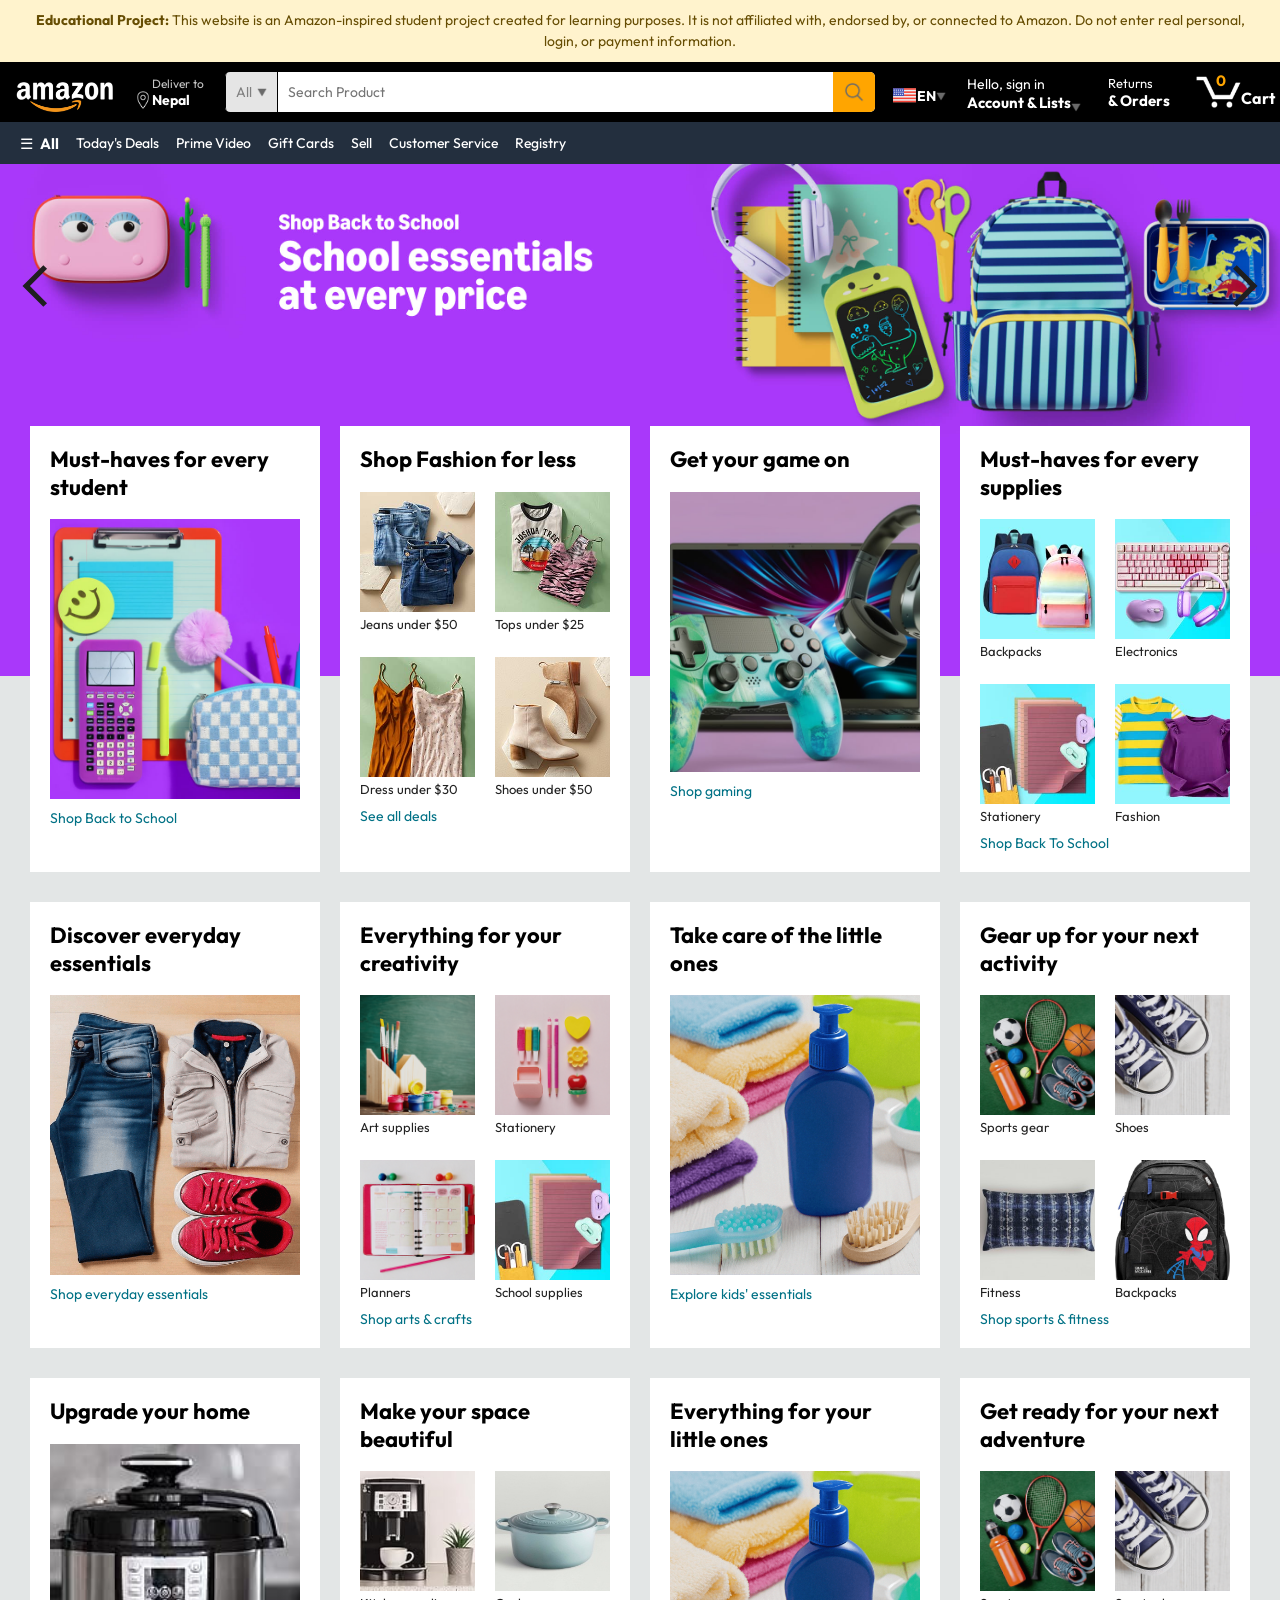
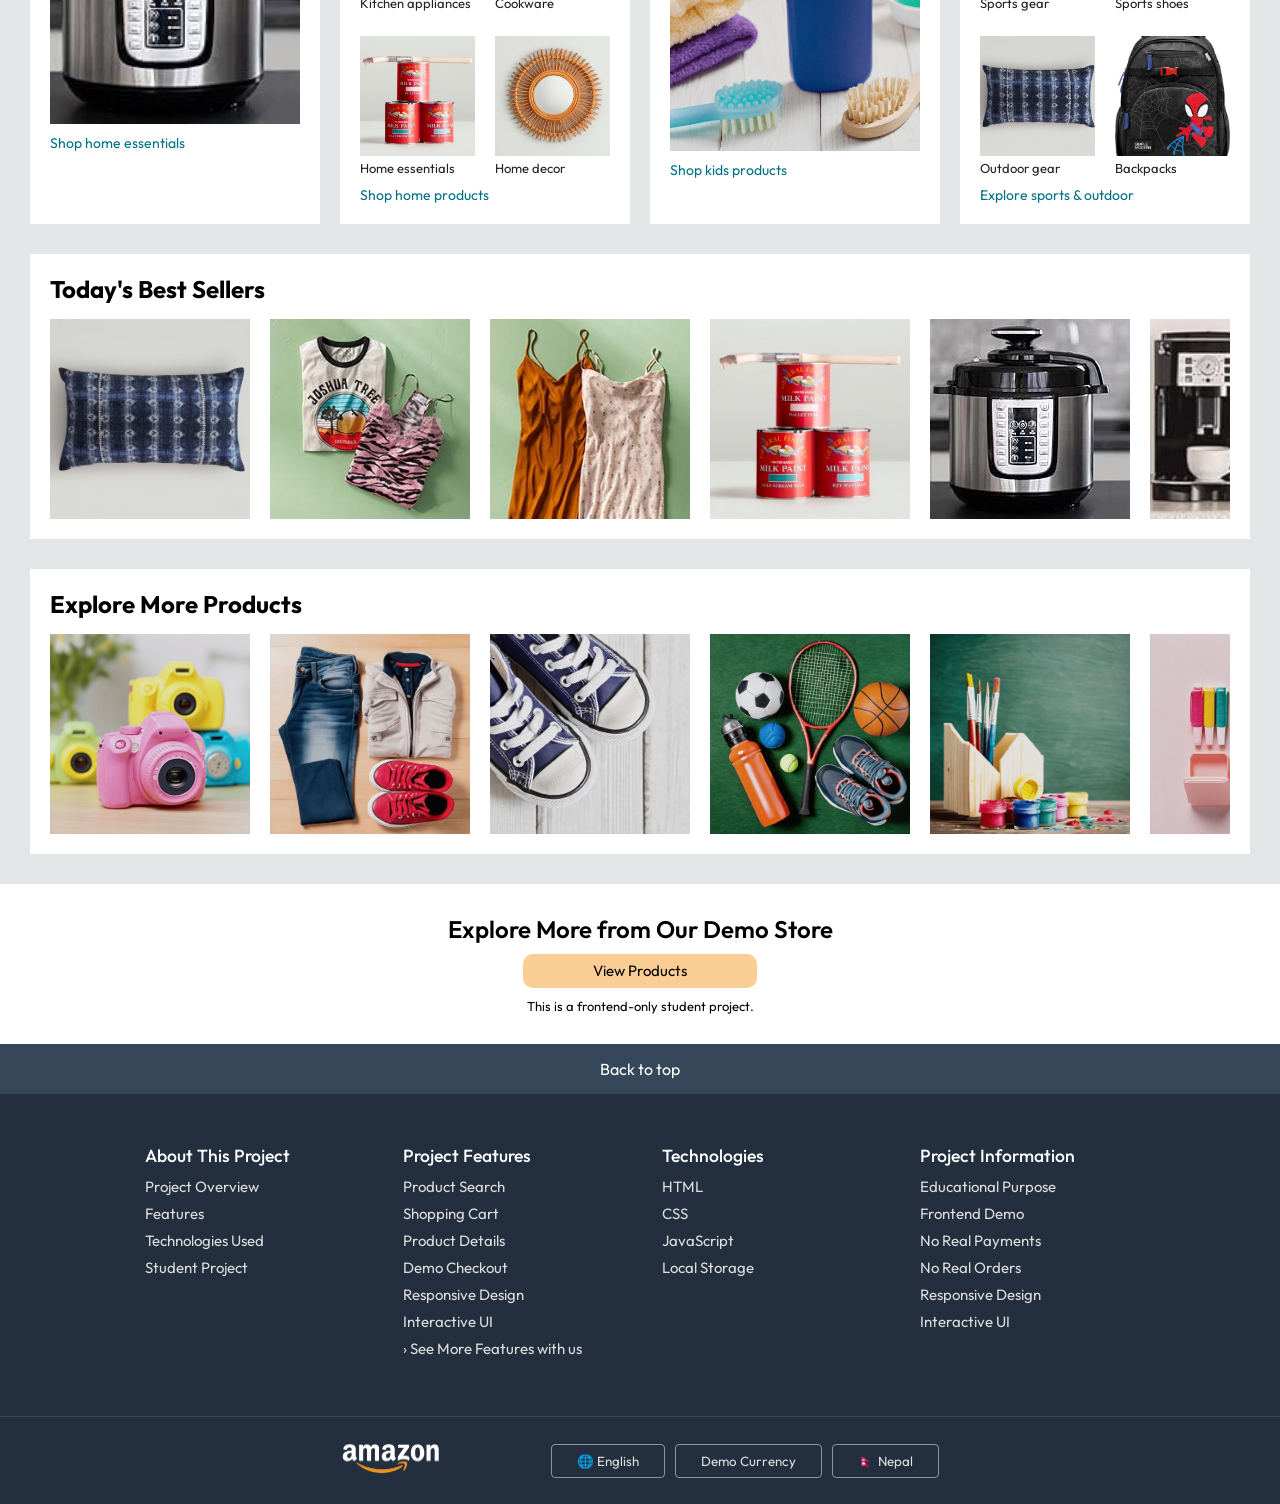
<file: index.html>
<!DOCTYPE html>
<html lang="en">
<head>
    <meta charset="UTF-8">
    <meta name="viewport" content="width=device-width, initial-scale=1.0">
    <title>Amazon-Inspired Student Project</title>
    <link rel="stylesheet" href="styles/index.css">
</head>

<body id="top">

    <div class="project-disclaimer">
    <strong>Educational Project:</strong>
    This website is an Amazon-inspired student project created for learning purposes.
    It is not affiliated with, endorsed by, or connected to Amazon.
    Do not enter real personal, login, or payment information.
   </div>

    <nav>
        <a class="amazon-logo">
            <img src="assets/amazon_logo.png" width="100px" alt="can't load">
        </a>

        <div class="delivery-location">
            <img height="18px" src="assets/location_icon.png">
            <div class="delivery-paragraph">
                <p>Deliver to </p>
                <strong>Nepal</strong>
            </div>
        </div>
        
        <div class="nav-search">
            <div class="nav-search-category">
                <span>All</span>
                <img height="10px" src="assets/dropdown_icon.png">
            </div>
            <input 
            type="text"
            class="nav-search-input" 
            placeholder="Search Product">
            <button class="nav-search-button">
            <img src="assets/search_icon.png" alt="Search">
            </button>
        </div>

        <div class="nav-language">
            <img height="25px" src="assets/us_flag.png">
            <strong>EN</strong>
            <img width="10px" src="assets/dropdown_icon.png">
        </div>

        <div class="nav-signin">

            <div class="nav-account">
                <p>Hello, sign in</p> 
                <strong>Account & Lists</strong>
            </div>

            <img width="10px" src="assets/dropdown_icon.png">

            <div class="account-dropdown">
                <button>Sign in</button>
                <p>New customer? <a href="#">Start here.</a></p>
                <hr>
                <div class="dropdown-content">
                    <div>
                        <h3>Your Lists</h3>
                        <p>Create a List</p>
                        <p>Find a List or Registry</p>
                    </div>
                    <div>
                        <h3>Your Account</h3>
                        <p>Account</p>
                        <p>Orders</p>
                        <p>Recommendations</p>
                        <p>Browsing History</p>
                        <p>Your Shopping preferences</p>
                        <p>Watchlist</p>
                        <p>Video Purchases & Rentals</p>
                        <p>Kindle Unlimited</p>
                        <p>Content & Devices</p>
                        <p>Subscribe & Save Items</p>
                        <p>Memberships & Subscriptions</p>
                        <p>Music Library</p>
                    </div>
                </div>
             </div>
        </div>

        <div class="nav-orders">
            <p>Returns</p>
           <strong>& Orders</strong>
        </div>

        <a class="nav-cart">
          <img width="45px" src="assets/cart-icon.png">
          <div class="cart-quantity js-cart-quantity">0</div>
          <div>Cart</div>
        </a>

    </nav>

    <nav class="nav-bottom">
        <a href="#" class="all-menu">
            ☰
            <strong>All</strong>
        </a>
        <a href="#">Today's Deals</a>
        <a href="#">Prime Video</a>
        <a href="#">Gift Cards</a>
        <a href="#">Sell</a>
        <a href="#">Customer Service</a>
        <a href="#">Registry</a>
    </nav>

    <div class="sliders">
        <div class="slides">
            <img src="assets/header1.jpg">
            <img src="assets/header2.jpg">
            <img src="assets/header3.jpg">
            <img src="assets/header1.jpg">
        </div>
         <button class="slider-btn prev" ><img src="assets/arrowbackward.svg"></button>
         <button class="slider-btn next" ><img src="assets/arrowforward.svg"></button>
    </div>

   <div id="home-cards"></div>
   
    <div class="product-slider">
        <h2>Today's Best Sellers</h2>
        <div class="products">
            <img src="assets/picture16.jpg">
            <img src="assets/picture2.jpg">
            <img src="assets/picture3.jpg">
            <img src="assets/picture14.jpg">
            <img src="assets/picture11.jpg">
            <img src="assets/picture12.jpg">
            <img src="assets/picture1.jpg">
            <img src="assets/picture10.jpg">
            <img src="assets/picture17.jpg">
            <img src="assets/picture9.jpg">
            <img src="assets/picture8.jpg">
            <img src="assets/picture5.jpg">
            <img src="assets/picture12.jpg">
        </div>
    </div>

    <div class="product-slider">

        <h2>Explore More Products</h2>
        <div class="products">
            <img src="assets/Electronics.png">
            <img src="assets/Clothes.png">
            <img src="assets/Shoes.png">
            <img src="assets/Sports_Gear.png">
            <img src="assets/Art_Supplies.png">
            <img src="assets/Stationery.png">
            <img src="assets/Planner.png">
            <img src="assets/Kids_Personal_Care.png">
            <img src="assets/picture11.jpg">
            <img src="assets/picture12.jpg">
            <img src="assets/picture13.jpg">
            <img src="assets/picture14.jpg">
            <img src="assets/picture15.jpg">
        </div>
    </div>

    <div class="footer-top">
        <h2>Explore More from Our Demo Store</h2>
        <button type="button">View Products</button>
        <p>This is a frontend-only student project.</p>
    </div>
    

    <footer>

        <div class="back-to-top"><a href="#top" class="back-to-top">Back to top</a></div>

        <div class="footer-links">

            <div> 
                <h3>About This Project</h3> 
                <a href="#">Project Overview</a> 
                <a href="#">Features</a> 
                <a href="#">Technologies Used</a> 
                <a href="#">Student Project</a> 
            </div>

            <div>
                <h3>Project Features</h3> 
                <a href="#">Product Search</a> 
                <a href="#">Shopping Cart</a> 
                <a href="#">Product Details</a> 
                <a href="#">Demo Checkout</a> 
                <a href="#">Responsive Design</a>
                <a href="#">Interactive UI</a>
                <a>› See More Features with us</a>
            </div>

            <div>
                <h3>Technologies</h3> 
                <a href="#">HTML</a> 
                <a href="#">CSS</a> 
                <a href="#">JavaScript</a> 
                <a href="#">Local Storage</a>
            </div>

            <div>
            <h3>Project Information</h3> 
            <a href="#">Educational Purpose</a> 
            <a href="#">Frontend Demo</a> 
            <a href="#">No Real Payments</a> 
            <a href="#">No Real Orders</a>
            <a href="#">Responsive Design</a>
            <a href="#">Interactive UI</a>
            </div>

        </div>

        <div class="footer-bottom">
            <a href="#top">
                <img src="assets/amazon_logo.png" alt="Amazon">
            </a>
            <button type="button">🌐 English</button>
            <button type="button">Demo Currency</button>
            <button type="button">🇳🇵 Nepal</button>
        </div>
    </footer>

 <script type="module" src="script/index.js"></script>
</body>
</html>
</file>
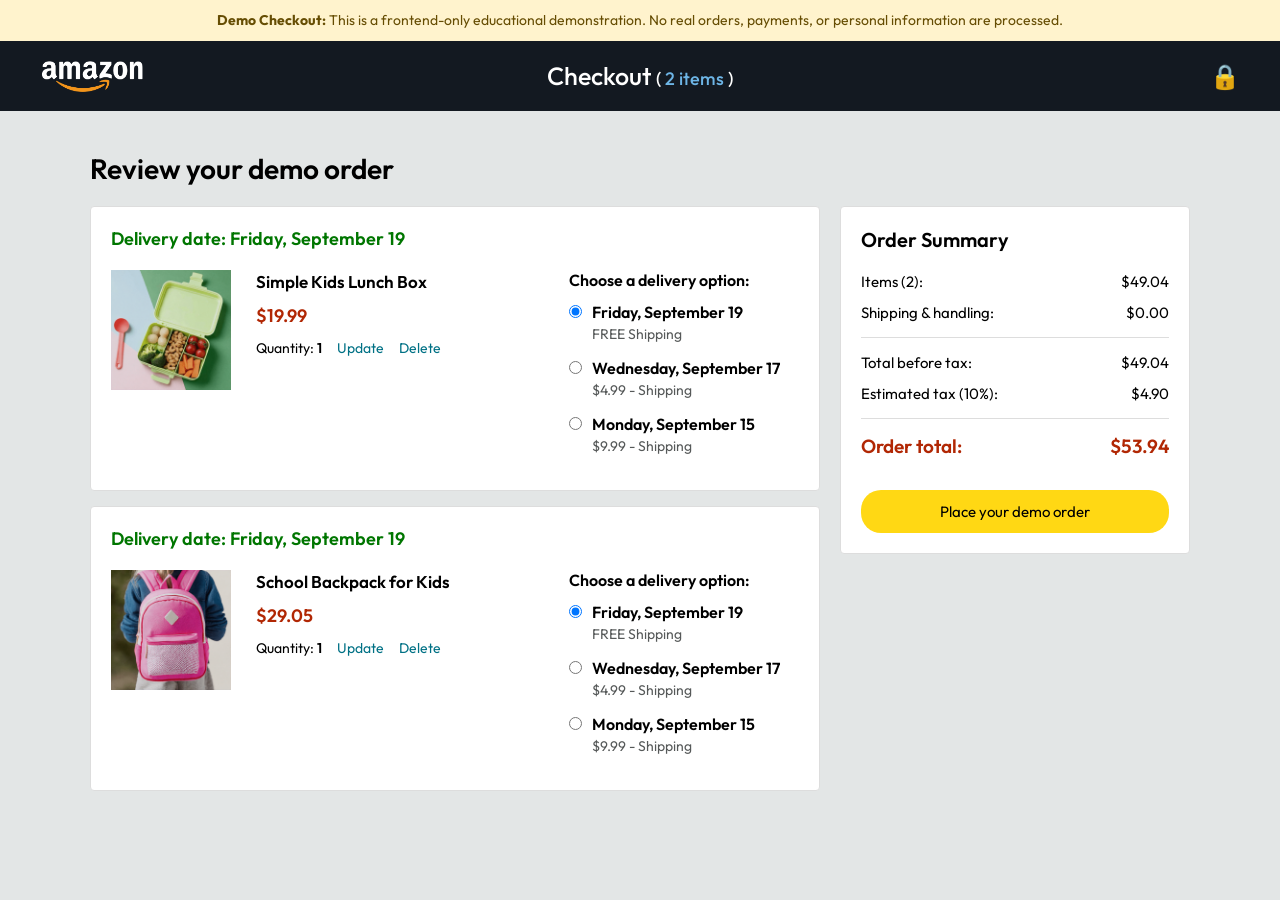
<file: checkout.html>
<!DOCTYPE html>
<html>
<head>
    <meta charset="UTF-8">
    <meta name="viewport" content="width=device-width, initial-scale=1.0">
    <title>Demo Checkout - JSAmazonProject</title>
    <link rel="stylesheet" href="styles/index.css">
    <link rel="stylesheet" href="styles/checkout.css">
</head>
<body>
    <div class="project-disclaimer">
        <strong>Demo Checkout:</strong>
        This is a frontend-only educational demonstration.
        No real orders, payments, or personal information are processed.
    </div>
    <header class="checkout-header">
        <div class="checkout-header-content">
            <div class="checkout-header-left">
                <a href="index.html">
                    <img
                        class="checkout-logo"
                        src="assets/amazon_logo.png"
                        alt="Amazon"
                    >
                </a>
            </div>
            <div class="checkout-header-middle">
                Checkout
                <span>
                    (
                    <a href="product.html" class="return-to-home-link">
                        <span class="js-checkout-item-count">0</span>
                        items
                    </a>
                    )
                </span>
            </div>
            <div class="checkout-header-right">🔒</div>
        </div>
    </header>

    <main class="main">
        <div class="page-title">
            Review your demo order
        </div>

        <div class="checkout-grid">
            <div class="order-summary js-order-summary">   
            </div>
            <div class="payment-summary">
                <div class="payment-summary-title">
                    Order Summary
                </div>
                <div class="payment-summary-row">
                    <div>
                        Items
                        (<span class="js-item-count">0</span>):
                    </div>
                    <div class="payment-summary-money js-items-total">
                        $0.00
                    </div>
                </div>
                <div class="payment-summary-row">
                    <div>
                        Shipping &amp; handling:
                    </div>
                    <div class="payment-summary-money js-shipping-total">
                        $0.00
                    </div>
                </div>
                <div class="payment-summary-row subtotal-row">
                    <div>
                        Total before tax:
                    </div>
                    <div class="payment-summary-money js-total-before-tax">
                        $0.00
                    </div>
                </div>
                <div class="payment-summary-row">
                    <div>
                        Estimated tax (10%):
                    </div>
                    <div class="payment-summary-money js-tax">
                        $0.00
                    </div>
                </div>
                <div class="payment-summary-row total-row">
                    <div>
                        Order total:
                    </div>
                    <div class="payment-summary-money js-order-total">
                        $0.00
                    </div>
                </div>
                <button class="place-order-button">
                    Place your demo order
                </button>
            </div>
        </div>
    </main>
    <script type="module" src="script/checkout.js"></script>

</body>
</html>
</file>
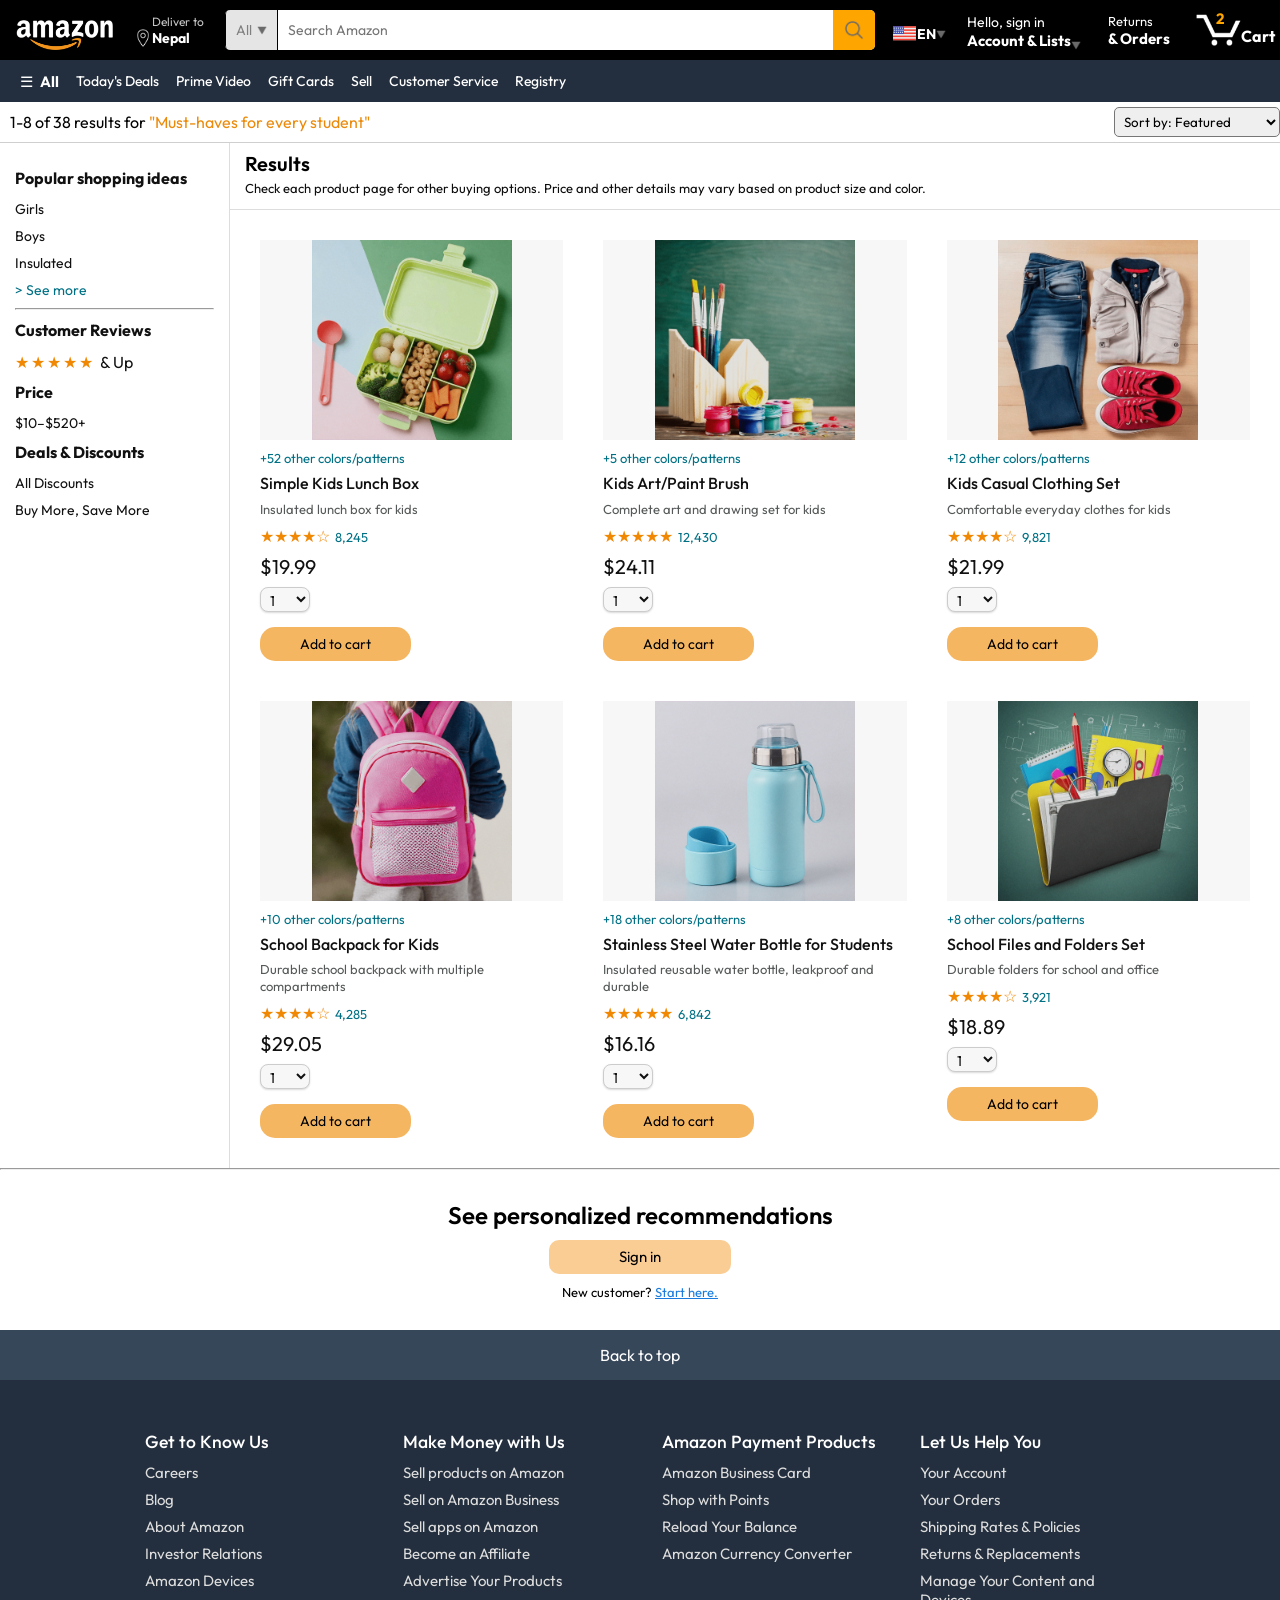
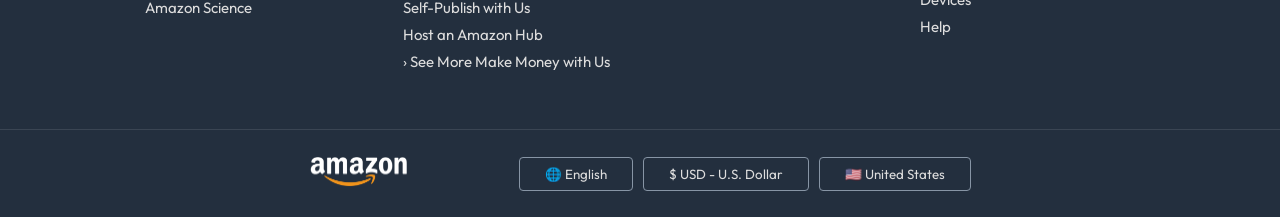
<file: product.html>
<!DOCTYPE html>
<html lang="en">
<head>
    <meta charset="UTF-8">
    <meta name="viewport" content="width=device-width, initial-scale=1.0">
    <title>Product Page</title>
    <link rel="stylesheet" href="styles/index.css">
    <link rel="stylesheet" href="styles/product.css">
</head>
<body>
    <nav>
        <a class="amazon-logo">
            <img src="assets/amazon_logo.png" width="100px" alt="can't load">
        </a>
        <div class="delivery-location">
            <img height="18px" src="assets/location_icon.png">
            <div class="delivery-paragraph">
                <p>Deliver to </p>
                <strong>Nepal</strong>
            </div>
        </div>
        
        <div class="nav-search">
            <div class="nav-search-category">
                <span>All</span>
                <img height="10px" src="assets/dropdown_icon.png">
            </div>
            <input 
            type="text"
            class="nav-search-input" 
            placeholder="Search Amazon">
            <button class="nav-search-button">
            <img src="assets/search_icon.png" alt="Search">
            </button>
        </div>
        <div class="nav-language">
            <img height="25px" src="assets/us_flag.png">
            <strong>EN</strong>
            <img width="10px" src="assets/dropdown_icon.png">
        </div>
        <div class="nav-signin">
            <div class="nav-account">
                <p>Hello, sign in</p> 
                <strong>Account & Lists</strong>
            </div>
            <img width="10px" src="assets/dropdown_icon.png">
            <div class="account-dropdown">
                <button>Sign in</button>
                <p>New customer? <a href="#">Start here.</a></p>
                <hr>
                <div class="dropdown-content">
                    <div>
                        <h3>Your Lists</h3>
                        <p>Create a List</p>
                        <p>Find a List or Registry</p>
                    </div>
                    <div>
                        <h3>Your Account</h3>
                        <p>Account</p>
                        <p>Orders</p>
                        <p>Recommendations</p>
                        <p>Browsing History</p>
                        <p>Your Shopping preferences</p>
                        <p>Watchlist</p>
                        <p>Video Purchases & Rentals</p>
                        <p>Kindle Unlimited</p>
                        <p>Content & Devices</p>
                        <p>Subscribe & Save Items</p>
                        <p>Memberships & Subscriptions</p>
                        <p>Music Library</p>
                    </div>
                </div>
             </div>
        </div>
        <div class="nav-orders">
            <p>Returns<p>
           <strong>& Orders</strong>
        </div>
       <a href="checkout.html" class="nav-cart">
          <img width="45px" src="assets/cart-icon.png">
          <div class="cart-quantity js-cart-quantity">0</div>
          <div>Cart</div>
        </a>
    </nav>
    <nav class="nav-bottom">
        <a href="#" class="all-menu">
            ☰
            <strong>All</strong>
        </a>
        <a href="#">Today's Deals</a>
        <a href="#">Prime Video</a>
        <a href="#">Gift Cards</a>
        <a href="#">Sell</a>
        <a href="#">Customer Service</a>
        <a href="#">Registry</a>
    </nav>

    <div class="page-top">
        <p>1-8 of 38 results for <span>"Must-haves for every student"</span></p>
        <select class="sort">
            <option>Sort by: Featured</option>
            <option>Price: Low to High</option>
            <option>Price: High to Low</option>
            <option>Avg. Customer Review</option>
        </select>

    </div>
    
    <div class="result-page">
        <aside class="filter-sidebar">
            <h3>Popular shopping ideas</h3>
            <p>Girls</p>
            <p>Boys</p>
            <p>Insulated</p>
            <p class="see-more">> See more</p>
            <hr>
            <h3>Customer Reviews</h3>
            <div class="review-filter">
                <span>★★★★★</span>
                <span>& Up</span>
            </div>
            <h3>Price</h3>
            <p>$10–$520+</p>
            <h3>Deals & Discounts</h3>
            <p>All Discounts</p>
            <p>Buy More, Save More</p>
        </aside>
        <div class="result-content">
            <div class="result-header">
                <h2>Results</h2>
                <p>
                    Check each product page for other buying options.
                    Price and other details may vary based on product
                    size and color.
                </p>
            </div>
            <div class="product-grid2 js-product-grid2">
            </div>  
        </div>    
    </div>

    <hr>

    <div class="footer-top">
        <h2>See personalized recommendations</h2>
        <button>Sign in</button>
        <p>New customer? <a href="#">Start here.</a></p>
    </div>
    <footer>
    <div class="back-to-top"><a href="#top" class="back-to-top">Back to top</a></div>

    <div class="footer-links">

        <div>
        <h3>Get to Know Us</h3>
        <a>Careers</a>
        <a>Blog</a>
        <a>About Amazon</a>
        <a>Investor Relations</a>
        <a>Amazon Devices</a>
        <a>Amazon Science</a>
        </div>

        <div>
        <h3>Make Money with Us</h3>
        <a>Sell products on Amazon</a>
        <a>Sell on Amazon Business</a>
        <a>Sell apps on Amazon</a>
        <a>Become an Affiliate</a>
        <a>Advertise Your Products</a>
        <a>Self-Publish with Us</a>
        <a>Host an Amazon Hub</a>
        <a>› See More Make Money with Us</a>
        </div>

        <div>
        <h3>Amazon Payment Products</h3>
        <a>Amazon Business Card</a>
        <a>Shop with Points</a>
        <a>Reload Your Balance</a>
        <a>Amazon Currency Converter</a>
        </div>

        <div>
        <h3>Let Us Help You</h3>
        <a>Your Account</a>
        <a>Your Orders</a>
        <a>Shipping Rates & Policies</a>
        <a>Returns & Replacements</a>
        <a>Manage Your Content and Devices</a>
        <a>Help</a>
        </div>

    </div>

    <div class="footer-bottom">
        <a href="#top">
            <img src="assets/amazon_logo.png" alt="Amazon">
        </a>
        <button>🌐 English</button>
        <button>$ USD - U.S. Dollar</button>
        <button>🇺🇸 United States</button>
    </div>
    </footer>

    <script type="module" src="script/product.js"></script>
</body>
</html>
</file>
<file: styles/index.css>
@import url('https://fonts.googleapis.com/css2?family=Outfit:wght@100..900&display=swap');
*{
    padding: 0;
    margin: 0;
    font-family: outfit;
}
body{
    background-color: #E3E6E6;
}
a{
    text-decoration: none;
    color:inherit;
}
.amazon-logo{
    padding-left: 15px;
    padding-top: 10px;
    display: flex;
    align-items: center;
    justify-content: center;
}
.amazon-logo:hover{
    cursor: pointer;
    border: 1px solid white;
}
nav{
    background-color: black;
    display: flex;
    align-items: center;
    justify-content: space-between;
    height: 60px;
    position: relative;
}
.delivery-location{
    color: #c4c4c4;
    display: flex;
    align-items: end;
    font-size: 12px;
    margin-left: 12px;
    padding: 5px;
}
.delivery-location:hover{
    cursor: pointer;
    border: 1px solid white;
}
.delivery-location strong{
    color: white;
    font-size: 14px;
}
.nav-search{
    flex: 1;
    display: flex;
    align-items: center;
    background-color: white;
    color: gray;
    max-width: 650px;
    border-radius: 5px;
    margin-left: 15px;
    overflow: hidden;
    height: 40px;
}
.nav-search-category{
    display: flex;
    align-items: center;
    justify-content: center;
    gap: 5px;
    background-color: #e5e5e5;
    font-size: 14px;
    padding: 0px 10px;
    border: 1px solid black;
    border-radius: 5px 0 0 5px;
    height: 100%;
}
.nav-search-input{
    padding-left: 10px;
    width: 100%;
    border: none;
    outline: none;
    font-size: 14px;
}
.nav-search-button {
    height: 100%;
    width: 50px;
    border: none;
    background-color: orange;
    display: flex;
    align-items: center;
    justify-content: center;
    cursor: pointer;
}
.nav-search-button img {
    width: 22px;
}
.nav-language{
    color: white;
    margin-left: 15px;
    display: flex;
    align-items: center;
    font-size: 14px;
    padding: 10px 0 3px 0;
}
.nav-language:hover{
    cursor: pointer;
    border: 1px solid white;
}
.nav-signin{
    color: white;
    display: flex;
    align-items: end;
    margin-left: 15px;
    font-size: 14px;
    padding: 5px;
    height: 40px;
}
.nav-signin:hover .account-dropdown{
    display: block;
}
.nav-signin:hover{
cursor: pointer;
    border: 1px solid white;
}
.account-dropdown:hover{
    display: block;
}
.nav-account strong, .nav-orders strong{
    font-size: 15px;
}
.account-dropdown {
    display: none;
    position: absolute;
    top: 60px;
    right: 50px;
    width: 300px;
    background-color: white;
    color: #333;
    padding: 20px;
    z-index: 1000;
    border-radius: 3px;
    box-shadow: 0 2px 5px rgba(0,0,0,0.3);
}
.dropdown-content{
    display: flex;
}
.account-dropdown button{
    align-items: center;
}
.nav-orders{
    color: white;
    display: flex;
    flex-direction: column;
    font-size: 13px;
    margin-left: 15px;
    padding: 5px;
}
.nav-orders:hover{
    cursor: pointer;
    border: 1px solid white;
}
.nav-cart{
    display: flex;
    align-items: end;
    background-color: transparent;
    color: white;
    border: none;
    margin-left: 15px;
    font-weight: 700;
    padding: 5px;
    position: relative;
}
.nav-cart:hover{
    cursor: pointer;
    border: 1px solid white;
}
.nav-bottom {
    height: 32px;
    display: flex;
    align-items: center;
    gap: 17px;
    justify-content: flex-start;
    padding: 5px 0 5px 20px;
    background-color: #232f3e;
    color: white;
    font-size: 14px;
    font-weight: 450;
}
.cart-quantity {
    position: absolute;
    top: 0px;
    left: 25px;
    color: orange;
    font-weight: bold;
    font-size: 15px;
}
.all-menu {
    display: flex;
    align-items: center;
    gap: 7px;
    font-size: 15px;
}
.sliders{
    width: 100%;
    overflow: hidden;
    position: relative;
}
.slides{
    display: flex;
    transition: transform 0.5s ease-in-out;
}
.slides img{
    width: 100%;
    flex-shrink: 0;
    display: block;
}
.slider-btn {
    position: absolute;
    top: 15%;
    width: 50px;
    height: 100px;
    background: transparent;
    border: none;
    color: black;
    font-size: 40px;
    cursor: pointer;
}
.slider-btn img{
    width: 50px;
    height: 80px;
}
.prev {
    left: 10px;
}
.next {
    right: 10px;
}
.product-grid {
    display: grid;
    grid-template-columns: repeat(4, 1fr);
    gap: 20px;
    margin: -250px 30px 0;
    position: relative;
    z-index: 2;
}
.product-grid strong {
    font-size: 22px;
    line-height: 1.25;
    margin-bottom: 18px;
}
.product-card {
    min-width: 0;
    padding: 20px;
    background-color: white;
    display: flex;
    flex-direction: column;
    box-sizing: border-box;
    cursor: pointer;
}
.product-card > img {
    width: 100%;
    height: 280px;
    object-fit: cover;
    display: block;
}
.product-picture {
    display: grid;
    grid-template-columns: repeat(2, minmax(0, 1fr)); 
    gap: 25px 20px;
    min-width: 0;
}
.picture1 img {
    width: 100%;
    height: 120px;
    object-fit: cover;
    display: block;
}
.picture1 p {
    color: #222;
    font-size: 13px;
    margin-top: 4px;
    padding-top: 0;
}
.last-card .picture1 img {
    width: 100%;
    height: 100px;
}
.product-card > p {
    font-size: 14px;
    color: #007185;
    margin-top: 10px;
}
.second-grid{
    margin: 30px;
    grid-template-columns: repeat(4, minmax(0, 1fr));
}
.product-slider{
    background-color: #fff;
    margin: 0 30px;
    padding: 20px;
    margin-bottom: 30px;
    object-fit: contain;
}
.products{
    display: flex;
    gap:20px;
    overflow-x: auto;
    margin-top: 15px;
}
.products a {
    display: block;
}
.products img {
    max-width: 300px;
    max-height: 240px;
    width: auto;
    height: auto;
    display: block;
    object-fit: cover;
}
.products img{
    max-height: 200px;
    max-width: 200px;
}
.product-slider .products::-webkit-scrollbar{
    display: none;
}
.footer-top{
    background-color: white;
    display: flex;
    flex-direction: column;
    align-items: center;
    padding: 30px;
    gap: 10px;
}
.footer-top h2{
    font-weight: 590;
    color: black;
}
.footer-top button{
    padding: 7px 70px;
    font-size: 15px;
    line-height: 20px;
    border-radius: 10px;
    border: none;
    background-color: #f9cd94;
}
.footer-top p{
    font-size: small;
    color: black;
}
.footer-top a{
    color: rgb(24, 124, 223);
    text-decoration: underline;
    cursor: pointer;
}
footer {
  background-color: #232f3e;
  color: white;
}
.back-to-top {
  background-color: #37475a;
  text-align: center;
  padding: 15px;
}
.footer-links {
  display: flex;
  justify-content: space-evenly;
  padding: 50px 8%;
  font-size: 15px;
}
.footer-links div {
  width: 20%;
}
.footer-links h3 {
  margin-bottom: 10px;
  font-weight: 500;
  cursor: pointer;
}
.footer-links a {
  display: block;
  margin-bottom: 8px;
  color: #ddd;
  cursor: pointer;
}
.footer-bottom {
  border-top: 1px solid #3a4553;
  display: flex;
  justify-content: center;
  align-items: center;
  gap: 10px;
  padding: 25px;
}
.footer-bottom img {
  width: 100px;
  margin-right: 100px;
  cursor: pointer;
}
.footer-bottom button {
  background: transparent;
  color: #ddd;
  border: 1px solid #8795a5;
  padding: 8px 25px;
  border-radius: 4px;
  cursor: pointer;
}
.project-disclaimer {
    background: #fff3cd;
    color: #664d03;
    padding: 10px 20px;
    text-align: center;
    font-size: 14px;
    line-height: 1.5;
}
</file>
<file: styles/checkout.css>
.checkout-header {
    height: 70px;
    background-color: #131921;
    display: flex;
    align-items: center;
    color: white;
}

.project-disclaimer {
    background: #fff3cd;
    color: #664d03;
    padding: 10px 20px;
    text-align: center;
    font-size: 14px;
    line-height: 1.5;
}

.checkout-header-content {
    width: 100%;
    max-width: 1200px;
    margin: auto;
    display: grid;
    grid-template-columns: 1fr 1fr 1fr;
    align-items: center;
    padding: 0 25px;
}

.checkout-header-left {
    display: flex;
    align-items: center;
}

.checkout-logo {
    width: 105px;
    margin-top: 5px;
}

.checkout-header-middle {
    text-align: center;
    font-size: 25px;
    font-weight: 500;
}

.checkout-header-middle span {
    font-size: 18px;
}

.return-to-home-link {
    color: #6db5e6;
    text-decoration: none;
}

.return-to-home-link:hover {
    text-decoration: underline;
}

.checkout-header-right {
    text-align: right;
    font-size: 24px;
}

.main {
    max-width: 1100px;
    margin: 40px auto 100px auto;
    padding: 0 20px;
}

.page-title {
    font-size: 28px;
    font-weight: 600;
    margin-bottom: 20px;
}

.checkout-grid {
    display: grid;
    grid-template-columns: minmax(0, 1fr) 350px;
    column-gap: 20px;
    align-items: start;
}

.order-summary {
    display: flex;
    flex-direction: column;
    gap: 15px;
}

.cart-item-container {
    background-color: white;
    border: 1px solid #ddd;
    border-radius: 4px;
    padding: 20px;
}

.delivery-date {
    color: #007600;
    font-size: 18px;
    font-weight: 600;
    margin-bottom: 20px;
}

.cart-item-details-grid {
   display: grid;
    grid-template-columns: 120px 1fr 230px;
    column-gap: 25px;
}

.product-image {
    width: 120px;
    height: 120px;
    object-fit: contain;
}

.cart-item-details {
    min-width: 0;
}

.product-name {
    font-size: 17px;
    font-weight: 600;
    line-height: 1.4;
    margin-bottom: 10px;
}

.product-price {
    color: #B12704;
    font-size: 18px;
    font-weight: 600;
    margin-bottom: 12px;
}

.product-quantity {
    font-size: 14px;
}

.quantity-label {
    font-weight: 600;
}

.update-quantity-link,
.delete-quantity-link {
    color: #007185;
    cursor: pointer;
    margin-left: 12px;
}

.update-quantity-link:hover,
.delete-quantity-link:hover {
    color: #C45500;
    text-decoration: underline;
}

.delivery-options-title {
    font-weight: 600;
    margin-bottom: 12px;
}

.delivery-option {
    display: flex;
    align-items: flex-start;
    margin-bottom: 15px;
    cursor: pointer;
}

.delivery-option-input {
    margin-right: 10px;
    margin-top: 3px;
    cursor: pointer;
}

.delivery-option-date {
    font-weight: 600;
    margin-bottom: 3px;
}

.delivery-option-price {
    color: #565959;
    font-size: 14px;
}

.payment-summary {
    background-color: white;
    border: 1px solid #ddd;
    border-radius: 4px;
    padding: 20px;
    width: 100%;
    box-sizing: border-box;
    position: sticky;
    top: 20px;
}
.payment-summary-title {
    font-size: 20px;
    font-weight: 600;
    margin-bottom: 20px;
}

.payment-summary-row {
    display: grid;
    grid-template-columns: 1fr auto;
    margin-bottom: 12px;
    font-size: 15px;
}

.payment-summary-money {
    text-align: right;
}

.subtotal-row {
    border-top: 1px solid #ddd;
    padding-top: 15px;
    margin-top: 15px;
}

.total-row {
    border-top: 1px solid #ddd;
    padding-top: 15px;
    margin-top: 15px;
    color: #B12704;
    font-size: 19px;
    font-weight: 600;
}

.place-order-button {
    width: 100%;
    border: none;
    border-radius: 20px;
    background-color: #ffd814;
    padding: 12px 20px;
    margin-top: 20px;
    font-size: 15px;
    cursor: pointer;
}

.place-order-button:hover {
    background-color: #f7ca00;
}
.empty-cart {
    background-color: white;
    border: 1px solid #ddd;
    padding: 40px;
    text-align: center;
    font-size: 20px;
}

@media (max-width: 900px) {

    .checkout-grid {
        grid-template-columns: 1fr;
        row-gap: 20px;
    }

    .payment-summary {
        position: static;
    }

    .cart-item-details-grid {
        grid-template-columns: 120px 1fr;
    }

    .delivery-options {
        grid-column: 1 / 3;

        margin-top: 20px;
    }
}


@media (max-width: 600px) {

    .checkout-header {
        height: 60px;
    }

    .checkout-header-content {
        grid-template-columns: 1fr 1fr;

        padding: 0 15px;
    }

    .checkout-header-middle {
        font-size: 19px;
    }

    .checkout-header-middle span {
        font-size: 14px;
    }

    .checkout-header-right {
        display: none;
    }

    .checkout-logo {
        width: 90px;
    }

    .main {
        margin-top: 25px;

        padding: 0 10px;
    }

    .page-title {
        font-size: 23px;
    }

    .cart-item-container {
        padding: 15px;
    }

    .cart-item-details-grid {
        grid-template-columns: 100px 1fr;

        column-gap: 15px;
    }

    .product-image {
        width: 100px;
        height: 100px;
    }

    .delivery-options {
        grid-column: 1 / 3;
    }

    .product-name {
        font-size: 15px;
    }

    .product-price {
        font-size: 16px;
    }
}
</file>
<file: styles/product.css>
@import url('https://fonts.googleapis.com/css2?family=Outfit:wght@100..900&display=swap');
*{
    padding: 0;
    margin: 0;
    font-family: outfit;
}
body{
    color: white;
}
.page-top {
    display: flex;
    align-items: center;
    justify-content: space-between;
    padding-left: 10px;
    min-height: 40px;
    border-bottom: 1px solid #d0cfcf;
    background: white;
}
.page-top select{
    padding: 5px;
    border-radius: 5px;
}
.page-top p {
    margin: 0;
    font-size: 16px;
    color: #020202;
}
.page-top span{
    color: #eb8a0b;
}
.result-page {
    display: flex;
    width: 100%;
    background: white;
}
.filter-sidebar {
    width: 230px;
    padding: 15px;
    border-right: 1px solid #ddd;
    flex-shrink: 0;
    box-sizing: border-box;
}
.filter-sidebar h3 {
    font-size: 16px;
    margin: 10px 0 12px;
    color: #111;
}
.filter-sidebar p {
    font-size: 14px;
    margin: 9px 0;
    color: #111;
    cursor: pointer;
}
.filter-sidebar p:hover {
    color: #c45500;
}
.see-more {
    color: #007185 !important;
}
.review-filter {
    display: flex;
    gap: 5px;
    margin: 10px 0;
    font-size: 16px;
    cursor: pointer;
}
.review-filter span:first-child {
    color: #f08804;
    letter-spacing: 2px;
}
.review-filter span:last-child {
    color: #111;
}
.result-content{
    flex:1;
    min-width: 0;
}
.result-header {
    min-height: 50px;
    padding: 8px 0 8px 15px;
    align-items: center;
    border-bottom: 1px solid #ddd;
}
.result-header h2 {
    font-size: 20px;
    font-weight: 600;
    color: black;
}
.result-header p {
    font-size: 13px;
    color: #0c0c0c;
    margin-top: 3px;
    max-width: 700px;
    line-height: 1.4;
}
.product-grid2 {
    display: grid;
    grid-template-columns: repeat(3, 1fr);
    gap: 20px;
    padding: 20px;
    box-sizing: border-box;
}
.result-product {
    min-width: 0;
    padding: 10px;
    min-width: 0;
    box-sizing: border-box;
}
.product-image-box {
    width: 100%;
    height: 200px;
    display: flex;
    justify-content: center;
    align-items: center;
    background: #f7f7f7;
    overflow: hidden;
}
.product-image-box img {
    width: 100%;
    height: 100%;
    object-fit: contain;
}
.other-colors {
    color: #007185;
    font-size: 13px;
    margin: 10px 0 5px;
}
.other-colors:hover {
    text-decoration: underline;
    cursor: pointer;
}
.result-product h2 {
    font-size: 16px;
    font-weight: 500;
    line-height: 1.3;
    margin: 7px 0;
    color: #111;
}
.description {
    font-size: 13px;
    color: #565959;
    margin: 5px 0;
    line-height: 1.3;
}
.stars {
    color: #f08804;
    font-size: 16px;
    margin-top: 8px;
}
.stars span {
    color: #007185;
    font-size: 13px;
    margin-left: 5px;
}
.stars span:hover {
    text-decoration: underline;
    cursor: pointer;
}
.result-product .price {
    font-size: 20px;
    color: #111;
    margin: 8px 0;
}
.result-product .price span {
    font-size: 14px;
    vertical-align: top;
}
.result-product .price sup {
    font-size: 14px;
    vertical-align: top;
}
.quantity {
    margin-top: 8px;
}
.quantity select {
    width: 50px;
    height: 25px;
    padding: 3px 5px;
    border: 1px solid #ccc;
    border-radius: 8px;
    background-color: #f7f7f7;
    color: #111;
    font-size: 14px;
    cursor: pointer;
    box-shadow: 0 1px 2px rgba(0,0,0,0.15);
}
.quantity select:hover {
    background-color: #eee;
}
.add-cart{
    margin-top: 15px;
    padding: 8px 40px;
    font-size: 14px;
    border-radius: 15px;
    background-color:#f5b662;
    border: none;
    cursor: pointer;
}
@media (max-width: 1100px) {
    .product-grid2 {
        grid-template-columns: repeat(3, 1fr);
    }
}

@media (max-width: 800px) {
    .result-page {
        grid-template-columns: 180px 1fr;
    }
    .product-grid2 {
        grid-template-columns: repeat(2, 1fr);
    }
}

@media (max-width: 600px) {

    .result-page {
        display: block;
    }

    .filter-sidebar {
        display: none;
    }

    .result-header {
        display: flex;
        flex-direction: column;
        align-items: flex-start;
        gap: 15px;
    }

    .result-header {
        padding: 15px;
    }

    .product-grid2 {
        grid-template-columns: 1fr;
        padding: 15px;
    }

}
</file>
